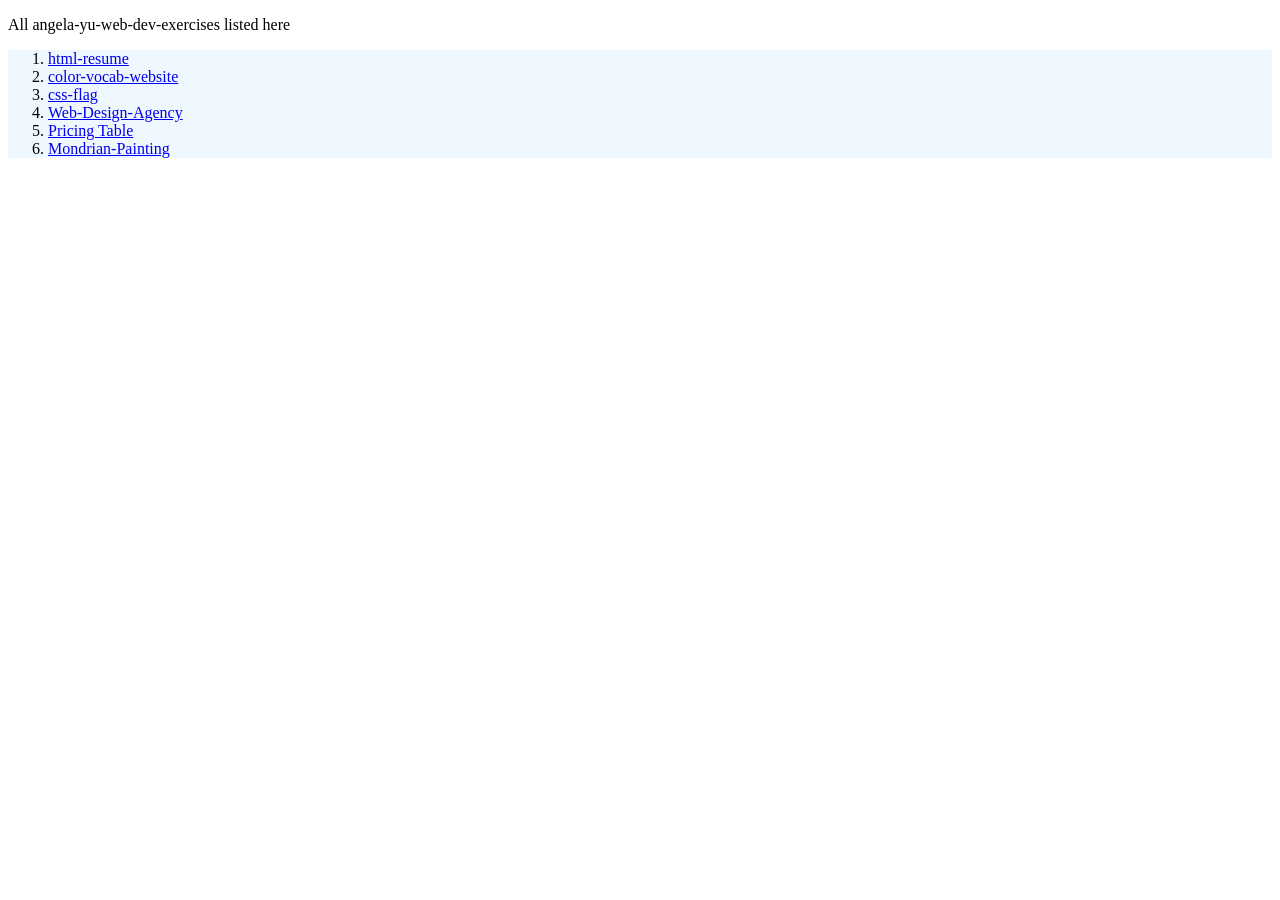
<file: index.html>
<!DOCTYPE html>
<html lang="en">
<head>
    <meta charset="UTF-8">
    <meta name="viewport" content="width=device-width, initial-scale=1.0">
    <title>angela-yu-web-dev-exercises</title>

    <style>

        .container{
            background-color: aliceblue;
        }


        
    </style>
</head>
<body>


    <p>All angela-yu-web-dev-exercises listed here</p>

    
<div class= "container">
    <ol>
        <li>
            <a href = "./html-resume/index.html"> html-resume </a>
        </li>
    
        <li>
            <a href = "./color-vocab-website/index.html"> color-vocab-website </a>
        </li>
   
        <li> 
            <a href = "./css-flag/index.html"> css-flag </a>
        </li>
        
        <li> 
            <a href = "./Web-Design-Agency/index.html"> Web-Design-Agency </a>
        </li>

        <li> 
            <a href = "./pricing-table/index.html"> Pricing Table </a>
        </li>
        
        <li> 
            <a href = "./Mondrian-Painting/index.html"> Mondrian-Painting </a>
        </li>
        
    </ol>  
</div>
    
    
</body>
</html>
</file>
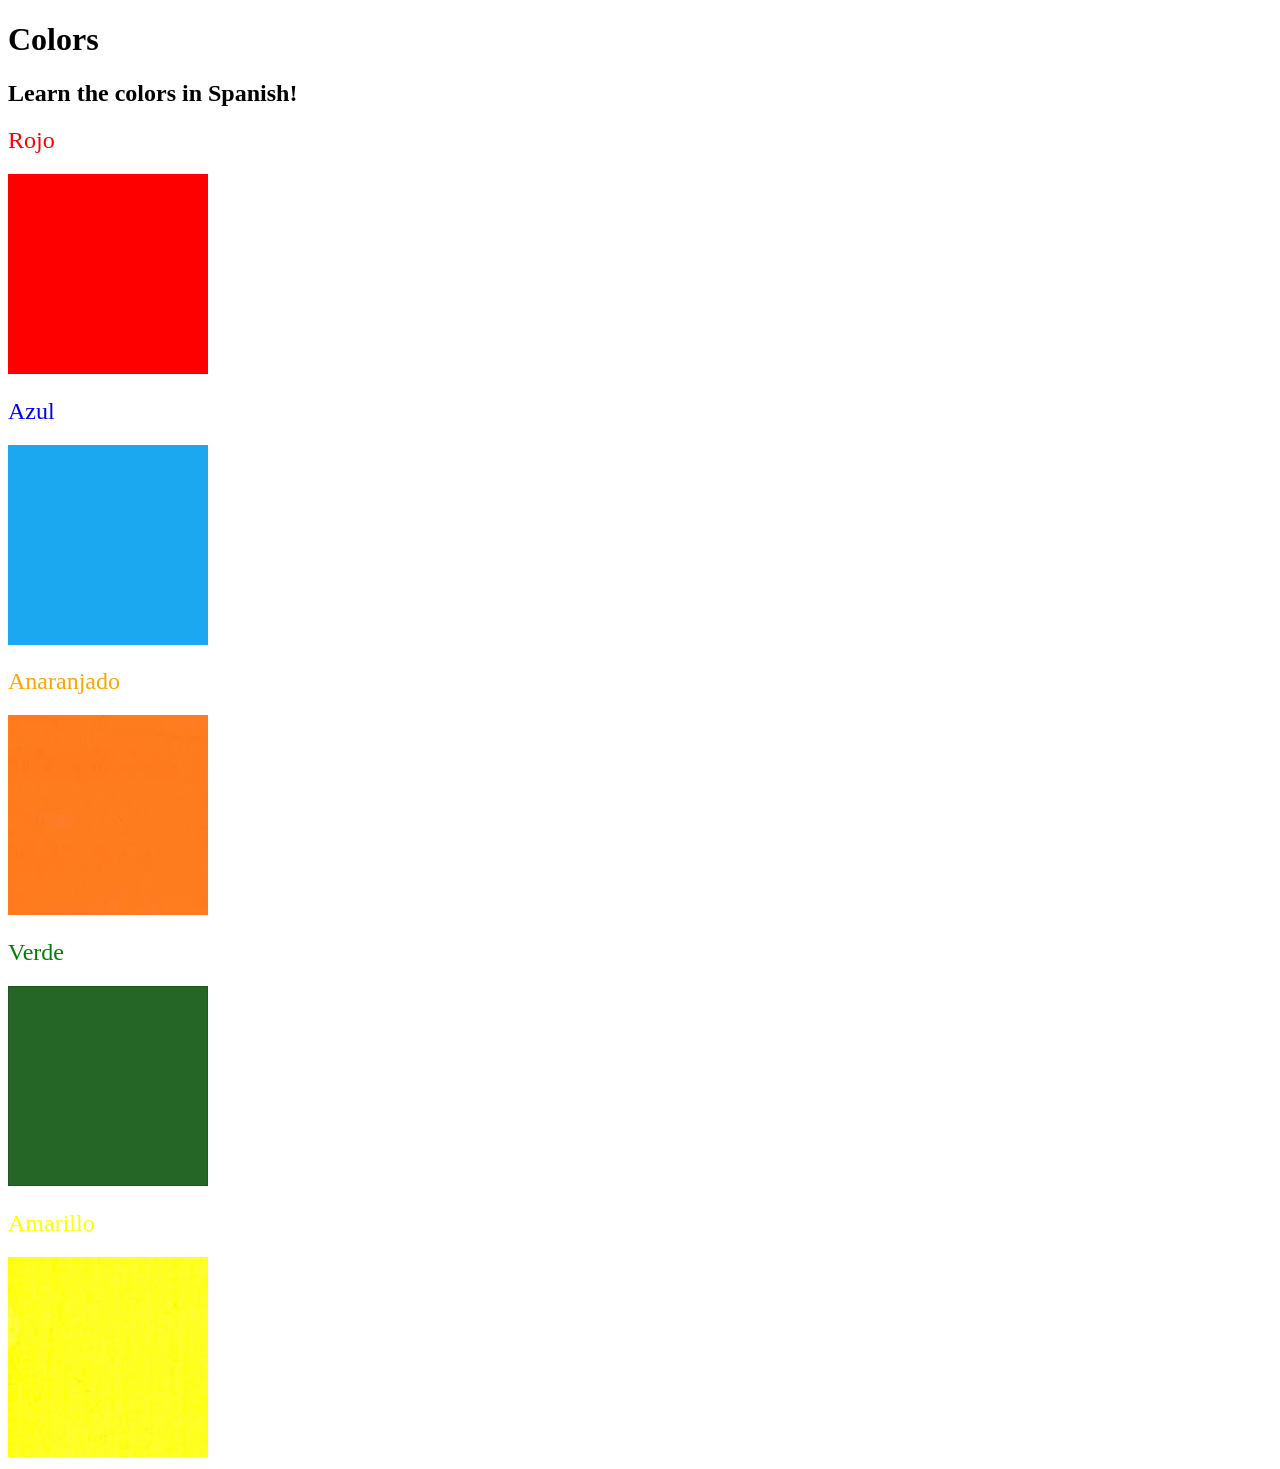
<file: color-vocab-website/index.html>
<!DOCTYPE html>
<html lang="en">
  <head>
    <meta charset="UTF-8" />
    <title>Spanish Vocabulary</title>
    <link rel="stylesheet" href="./style.css" />
  </head>

  <body>
    <h1>Colors</h1>
    <h2>Learn the colors in Spanish!</h2>
    <h2 class="color-title" id="red">Rojo</h2>
    <img src="./assets/images/red.png" alt="red" />

    <h2 class="color-title" id="blue">Azul</h2>
    <img src="./assets/images/blue.png" alt="blue" />

    <h2 class="color-title" id="orange">Anaranjado</h2>
    <img src="./assets/images/orange.png" alt="orange" />

    <h2 class="color-title" id="green">Verde</h2>
    <img src="./assets/images/green.png" alt="green" />

    <h2 class="color-title" id="yellow">Amarillo</h2>
    <img src="./assets/images/yellow.png" alt="yellow" />
  </body>
</html>

<!-- 
TODOs
IMPORTANT: You should not need to make ANY CHANGES to index.html
All code should be written in your CSS file.

1. Create a CSS file and incorporate it as an external stylesheet.
2. Use CSS to style each of the color titles to meaning. 
Hint: Use the id to help if you don't know the words in spanish.
3. Use CSS to change all the color titles to have "font-weight: normal;"
4. Use CSS (not HTML) to make all the images 200px heigh and 200px wide. 
Hint: 
https://developer.mozilla.org/en-US/docs/Web/CSS/height
https://developer.mozilla.org/en-US/docs/Web/CSS/width
-->
</file>
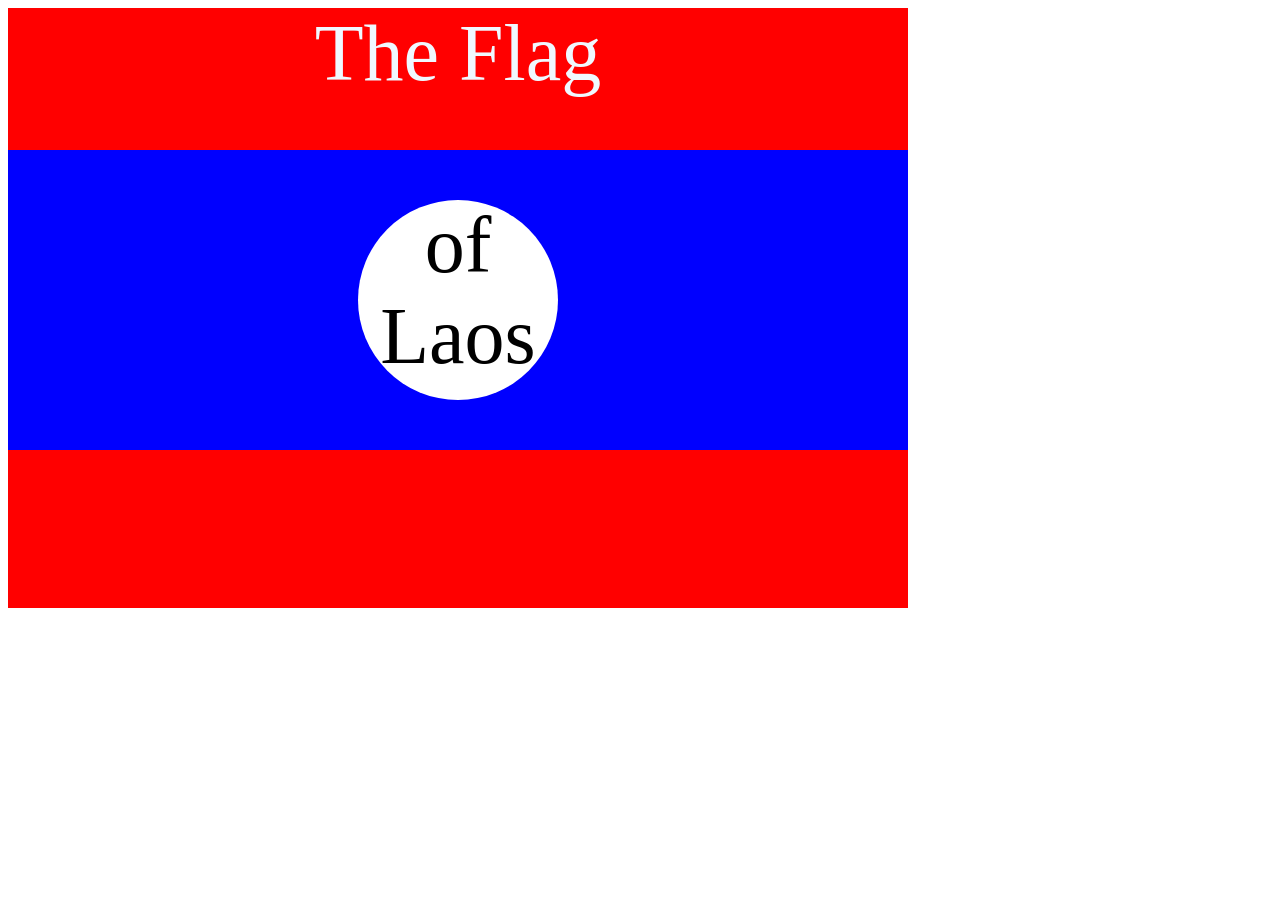
<file: css-flag/index.html>
<!DOCTYPE html>
<html lang="en">

<head>
  <meta charset="UTF-8">
  <title>CSS Flag Project</title>
  <style>
    /* Write your CSS Code here */
    .flag{
      background-color: red;
      width: 900px;
      height: 600px;

    }

    .flag > div{
      background-color: blue;
      width: 900px;
      height: 300px;
      position:absolute;
      top: 150px;
      

    }

    .flag > div > div{
      background-color: white;
      width: 200px;
      height: 200px;
      border-radius: 50%;
      position:absolute;
      top: 50px;
      left: 350px;
    }

    p{
      font-size: 5rem;
      margin: 0%;
      padding: 0%;
      text-align: center;
      color:aliceblue;


    }

    .flag > div > div >p{
      color:black
    }
  </style>
</head>

<!-- 
  IMPORTANT! Do not change any HTML
Don't add any classes/ids/elements 
Use what you know about combining selectors 
and CSS specificity instead.
Hint 1: The flag is 900px by 600px and the circle is 200px by 200px.
Hint 2: You can use CSS inspection to get the colors from
https://appbrewery.github.io/flag-of-laos/
-->

<body>
  <div class="flag">
    <p>The Flag</p>
    <div>
      <div>
        <p>of Laos</p>
      </div>
    </div>
  </div>
</body>

</html>
</file>
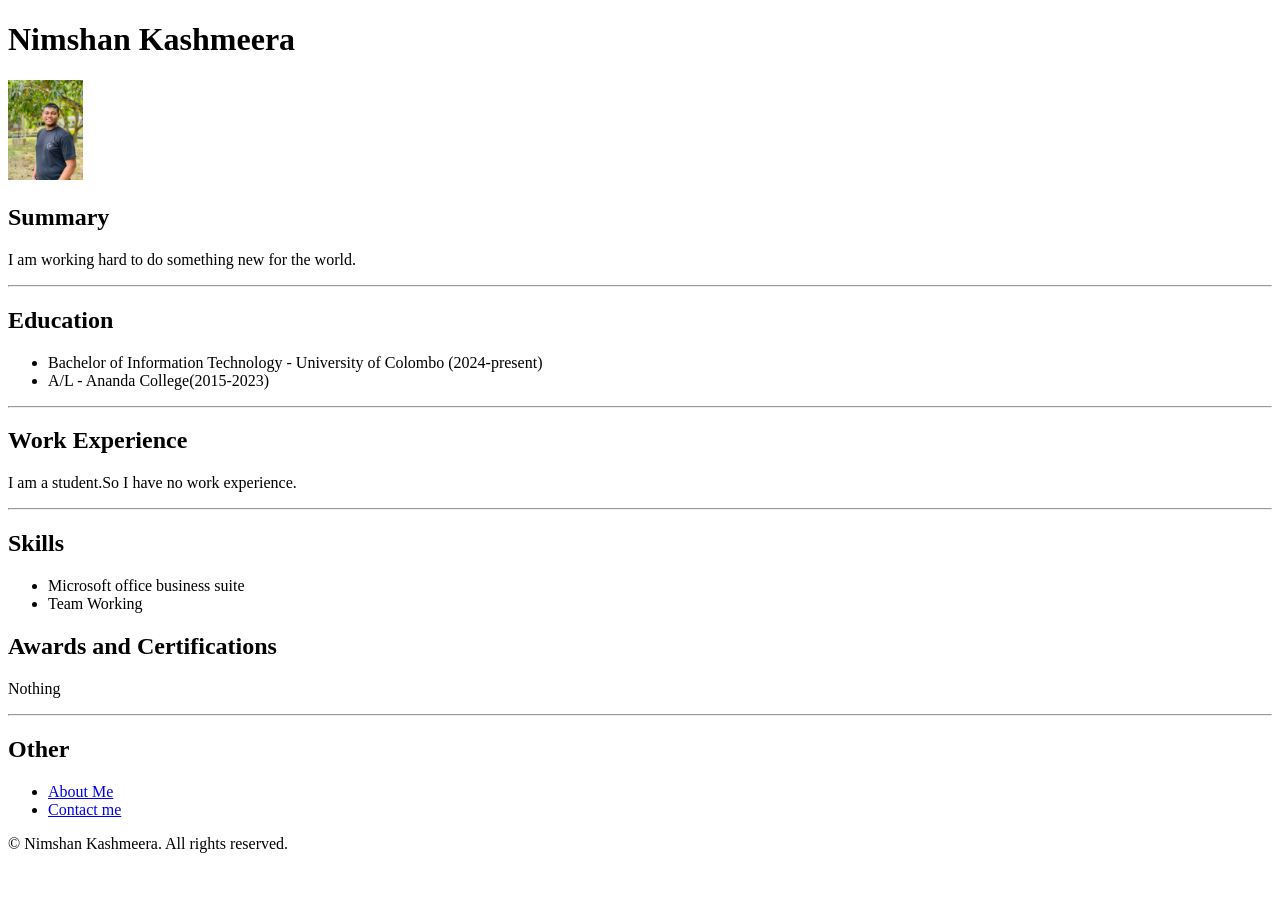
<file: html-resume/index.html>
<!DOCTYPE html>
<html lang="en">
<head>
    <meta charset="UTF-8">
    <meta name="viewport" content="width=device-width, initial-scale=1.0">
    <title>My Resume</title>
</head>
<body>
    <h1>Nimshan Kashmeera</h1>
    <img src="./assets/images/chakku at park.jpg" alt="profile image of Nimshan Kashmeera" height="100" />
    
    <h2>Summary</h2>
    <p>I am working hard to do something new for the world.</p>
    <hr />

    <h2>Education</h2>
    <ul>
        <li>Bachelor of Information Technology - University of Colombo (2024-present)</li>
        <li>A/L - Ananda College(2015-2023) </li>
    </ul>
    <hr />

    <h2>Work Experience</h2>
    <p>I am a student.So I have no work experience.</p>
    <hr />

    <h2>Skills</h2>
    <ul>
        <li>Microsoft office business suite</li>
        <li>Team Working</li>
    </ul>

    <h2>Awards and Certifications</h2>
    <p>Nothing</p>
    <hr />

    <h2>Other</h2>
    <ul>
        <li><a href="./public/about.html">About Me</a></li>
        <li><a href="./public/contact.html">Contact me</a></li>
    </ul>

    <footer>
        <p> &copy; Nimshan Kashmeera. All rights reserved.</p>
      </footer>

</body>
</html>
</file>
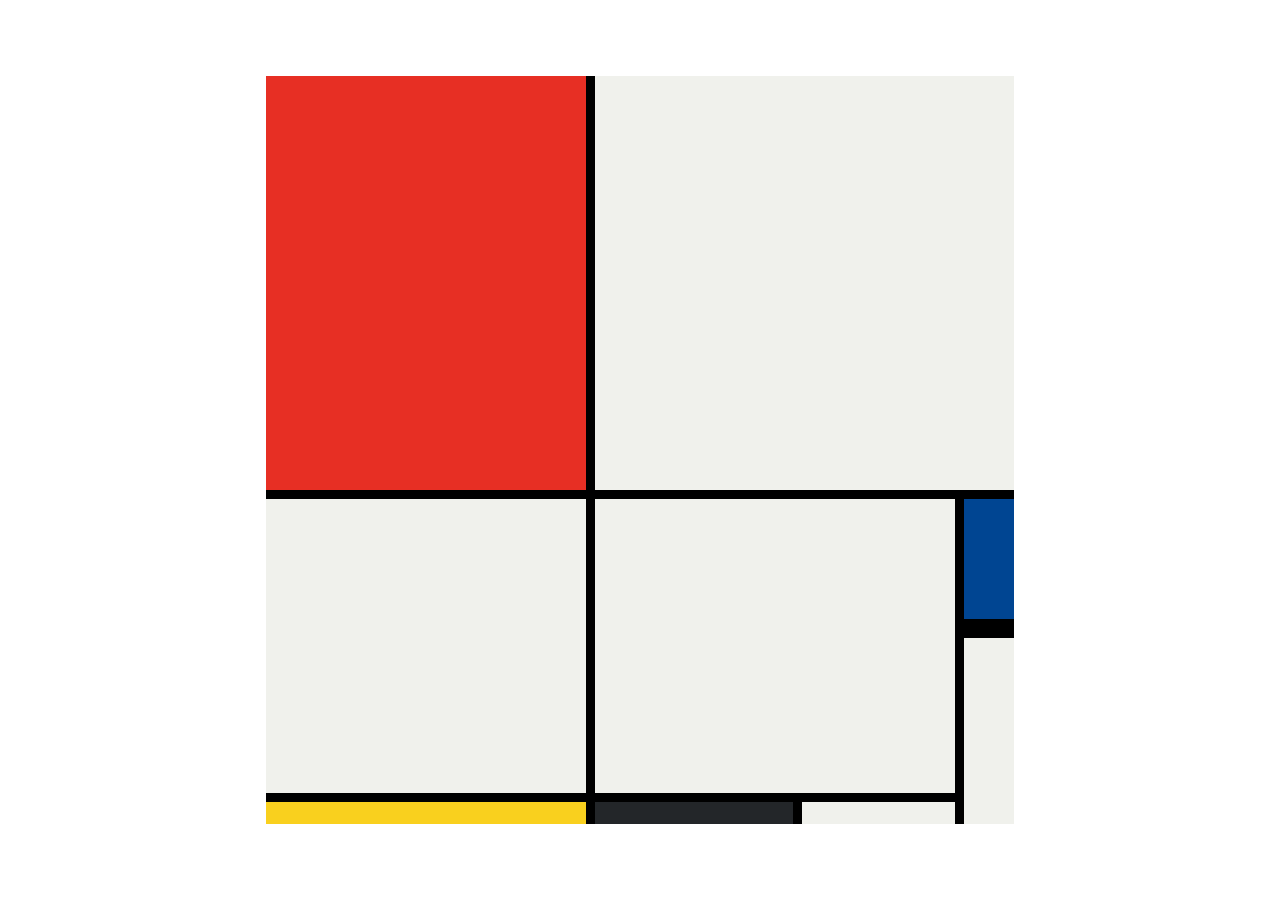
<file: Mondrian-Painting/index.html>
<!DOCTYPE html>
<html lang="en">

<head>
  <meta charset="UTF-8">
  <meta name="viewport" content="width=device-width, initial-scale=1.0">
  <title>Mondrian Project</title>
  <style>
    /* 
    Write your CSS here 
    Gap Colour: #000
    White: #F0F1EC
    Red: #E72F24
    Black: #232629
    Blue: #004592
    Yellow: #F9D01E

    For dimensions, see dimensions.png image.
    HINT: Remember you can't change the properties of grid lines.
    But grid lines are transparent!
    */

  body {
      display: flex;
      justify-content: center;
      align-items: center;
      height: 100vh;
      margin: 0;
      padding: 0;
    }

    .container {
      height: 748px;
      width: 748px;
      display: grid;
      background-color: #000;
      grid-template-columns: 320px 198px 153px 50px;
      grid-template-rows: 414px 130px 155px 22px;
      gap: 9px;
    }

    .item {
      background-color: #F0F1EC;
    }

    .red {
      background-color: #E72F24;
    }

    .white1 {
      grid-column: span 3;
    }

    .white2 {
      grid-row: span 2;
    }

    .white3 {
      grid-area: 2 / 2 / 4 /4
    }

    .blue {
      background-color: #004592;
      border-bottom: 10px solid #000;
    }

    .white4 {
      grid-row: span 2;
    }

    .yellow {
      background-color: #F9D01E;
    }

    .black {
      background-color: #232629;
    }
  </style>
</head>

<body>
  <!-- Write your HTML here -->

  <div class="container">
    <div class="item red"></div>
    <div class="item white1"></div>
    <div class="item white2"></div>
    <div class="item white3"></div>
    <div class="item blue"></div>
    <div class="item white4"></div>
    <div class="item yellow"></div>
    <div class="item black"></div>
    <div class="item white5"></div>
  </div>
</body>

</html>
</file>
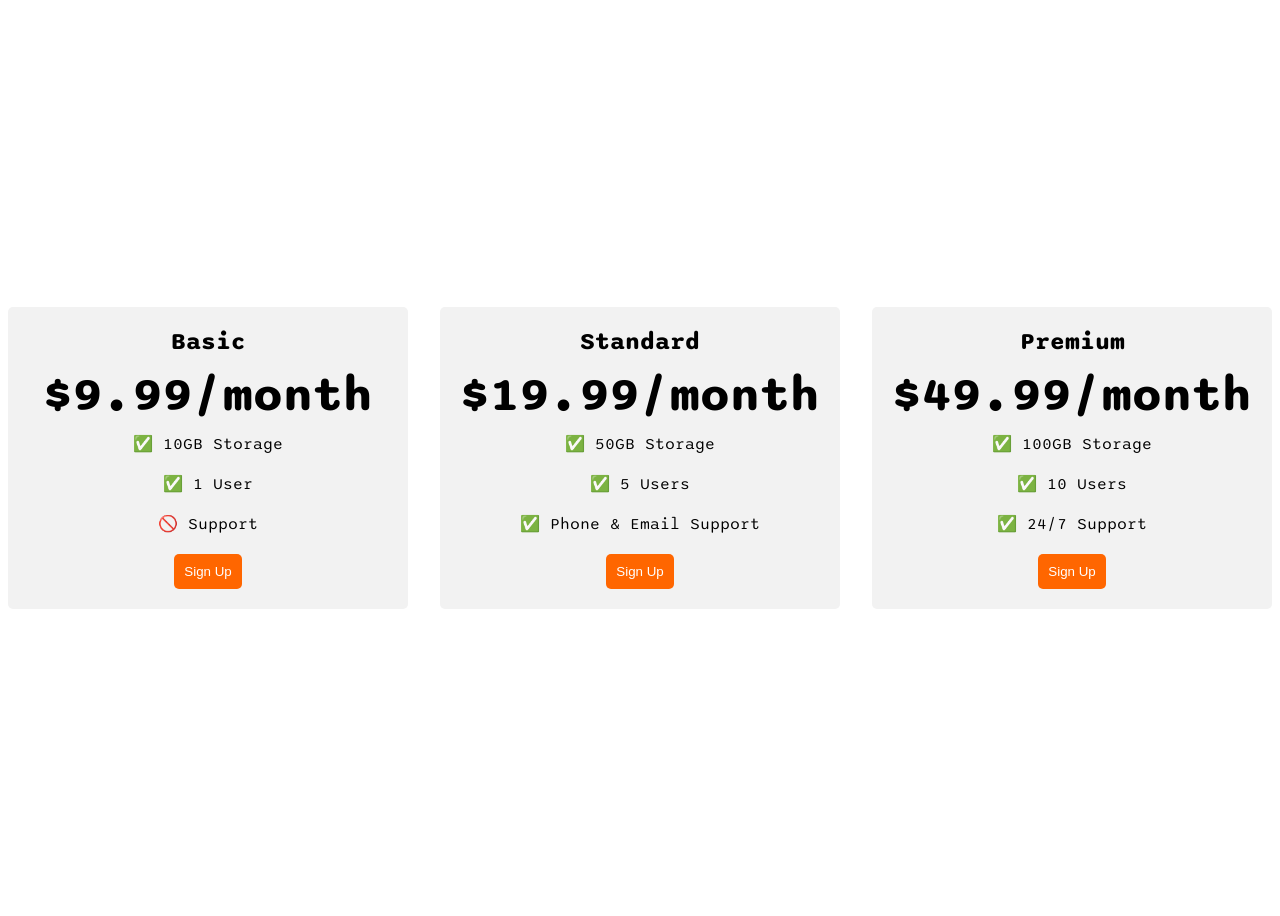
<file: pricing-table/index.html>
<!DOCTYPE html>
<html>
  <head>
    <title>Flexbox Pricing Table</title>
    <link rel="preconnect" href="https://fonts.googleapis.com" />
    <link rel="preconnect" href="https://fonts.gstatic.com" crossorigin />
    <link
      href="https://fonts.googleapis.com/css2?family=Sono:wght@400;700&display=swap"
      rel="stylesheet"
    />
    <style>
      body {
        font-family: "Sono", sans-serif;
      }
      .pricing-container {
      display: flex;
      justify-content: center;
      align-items: center;
      height: 100vh;
      gap: 2rem;
    }

    .pricing-plan {
      flex: 1;
      max-width: 400px;
      padding: 20px;
      background-color: #f2f2f2;
      border-radius: 5px;
      text-align: center;
    }

    .plan-title {
      font-size: 24px;
      font-weight: bold;
      margin-bottom: 10px;
    }

    .plan-price {
      font-size: 48px;
      font-weight: bold;
      margin-bottom: 10px;
    }

    .plan-features {
      list-style: none;
      padding: 0;
      margin: 0;
    }

    .plan-features li {
      margin-bottom: 20px;
    }

    .plan-button {
      padding: 10px;
      background-color: #ff6600;
      color: #fff;
      border-radius: 5px;
      border: none;
    }

    
      

      /* Hint: What can you do with a media query and flexbox? */
      
      @media (max-width: 1250px) {
      .pricing-container {
        flex-direction: column;
        height: 100%;
      }
    }
    </style>
  </head>

  <body>
    <div class="pricing-container">
      <div class="pricing-plan">
        <div class="plan-title">Basic</div>
        <div class="plan-price">$9.99/month</div>
        <ul class="plan-features">
          <li>✅ 10GB Storage</li>
          <li>✅ 1 User</li>
          <li>🚫 Support</li>
        </ul>
        <button class="plan-button">Sign Up</button>
      </div>
      <div class="pricing-plan">
        <div class="plan-title">Standard</div>
        <div class="plan-price">$19.99/month</div>
        <ul class="plan-features">
          <li>✅ 50GB Storage</li>
          <li>✅ 5 Users</li>
          <li>✅ Phone &amp; Email Support</li>
        </ul>
        <button class="plan-button">Sign Up</button>
      </div>
      <div class="pricing-plan">
        <div class="plan-title">Premium</div>
        <div class="plan-price">$49.99/month</div>
        <ul class="plan-features">
          <li>✅ 100GB Storage</li>
          <li>✅ 10 Users</li>
          <li>✅ 24/7 Support</li>
        </ul>
        <button class="plan-button">Sign Up</button>
      </div>
    </div>
  </body>
</html>
</file>
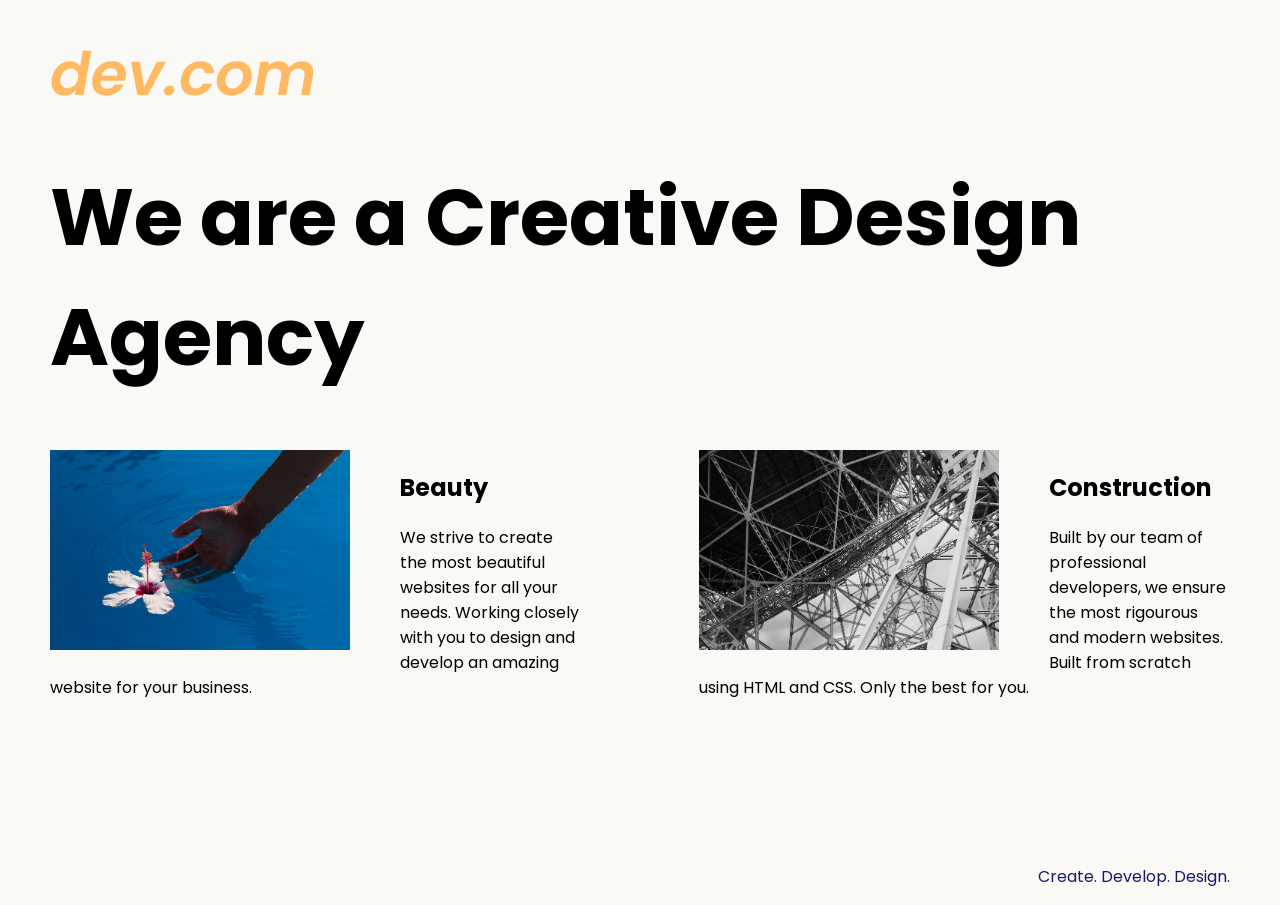
<file: Web-Design-Agency/index.html>
<!DOCTYPE html>
<html lang="en">

<head>
  <meta charset="UTF-8">
  <meta name="viewport" content="width=device-width, initial-scale=1.0">
  <title>Agency</title>
  <link rel="stylesheet" href="./style.css">
  <link rel="preconnect" href="https://fonts.googleapis.com">
  <link rel="preconnect" href="https://fonts.gstatic.com" crossorigin>
  <link href="https://fonts.googleapis.com/css2?family=Poppins:wght@400;700&display=swap" rel="stylesheet">
</head>

<body>
  <div class="main">
    <img class="logo" src="./assets/images/logo.png" alt="logo">
    <h1>We are a Creative Design Agency</h1>
    <div class="left card"><img class="tile-image" src="./assets/images/beautiful.jpg" alt="hand and flower in water">
      <h2 class="card-title">Beauty</h2>
      <p class="card-text">We strive to create the most beautiful websites for all your needs. Working closely with you
        to
        design and
        develop an amazing website for your business.</p>
    </div>

    <div class="right card"><img class="tile-image" src="./assets/images/construction.jpg" alt="metal structure">
      <h2 class="card-title">Construction</h2>
      <p>Built by our team of professional developers, we ensure the most rigourous and modern websites. Built from
        scratch using HTML and CSS. Only the best for you.</p>
    </div>

  </div>
  <footer>
    <p>Create. Develop. Design.</p>
  </footer>
</body>

</html>
</file>
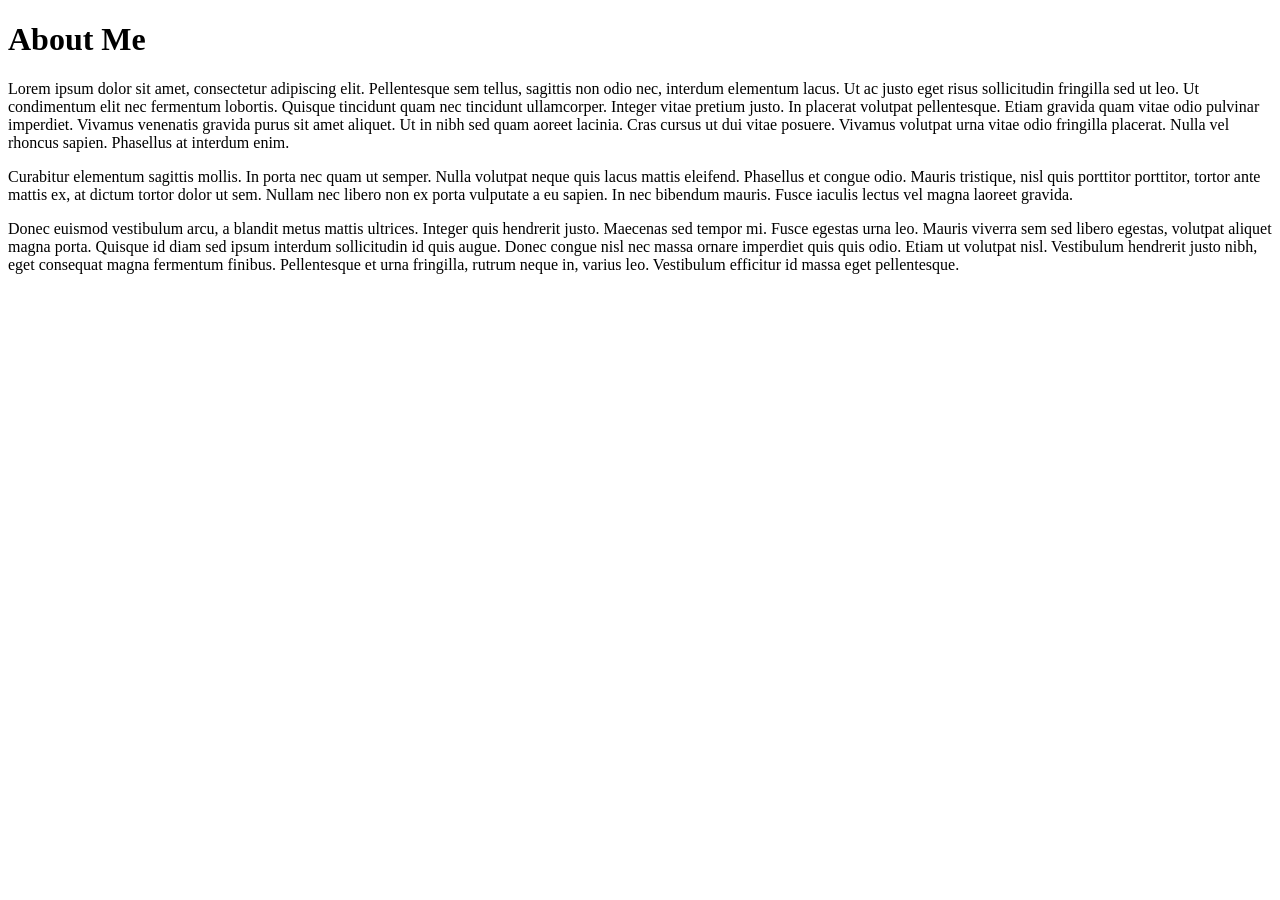
<file: html-resume/public/about.html>
<!DOCTYPE html>
<html lang="en">
<head>
    <meta charset="UTF-8">
    <meta name="viewport" content="width=device-width, initial-scale=1.0">
    <title>Document</title>
</head>
<body>
    <h1>About Me</h1>
    <p>Lorem ipsum dolor sit amet, consectetur adipiscing elit. Pellentesque sem tellus, sagittis non odio nec, interdum
     elementum lacus. Ut ac justo eget risus sollicitudin fringilla sed ut leo. Ut condimentum elit nec fermentum lobortis.
     Quisque tincidunt quam nec tincidunt ullamcorper. Integer vitae pretium justo. In placerat volutpat pellentesque.
     Etiam
     gravida quam vitae odio pulvinar imperdiet. Vivamus venenatis gravida purus sit amet aliquet. Ut in nibh sed quam
    aoreet lacinia. Cras cursus ut dui vitae posuere. Vivamus volutpat urna vitae odio fringilla placerat. Nulla vel
     rhoncus sapien. Phasellus at interdum enim.</p>

    <p>Curabitur elementum sagittis mollis. In porta nec quam ut semper. Nulla volutpat neque quis lacus mattis eleifend.
  Phasellus et congue odio. Mauris tristique, nisl quis porttitor porttitor, tortor ante mattis ex, at dictum tortor
  dolor
  ut sem. Nullam nec libero non ex porta vulputate a eu sapien. In nec bibendum mauris. Fusce iaculis lectus vel magna
  laoreet gravida.</p>

    <p>Donec euismod vestibulum arcu, a blandit metus mattis ultrices. Integer quis hendrerit justo. Maecenas sed tempor mi.
  Fusce egestas urna leo. Mauris viverra sem sed libero egestas, volutpat aliquet magna porta. Quisque id diam sed ipsum
  interdum sollicitudin id quis augue. Donec congue nisl nec massa ornare imperdiet quis quis odio. Etiam ut volutpat
  nisl. Vestibulum hendrerit justo nibh, eget consequat magna fermentum finibus. Pellentesque et urna fringilla, rutrum
  neque in, varius leo. Vestibulum efficitur id massa eget pellentesque.</p>
</body>
</html>
</file>
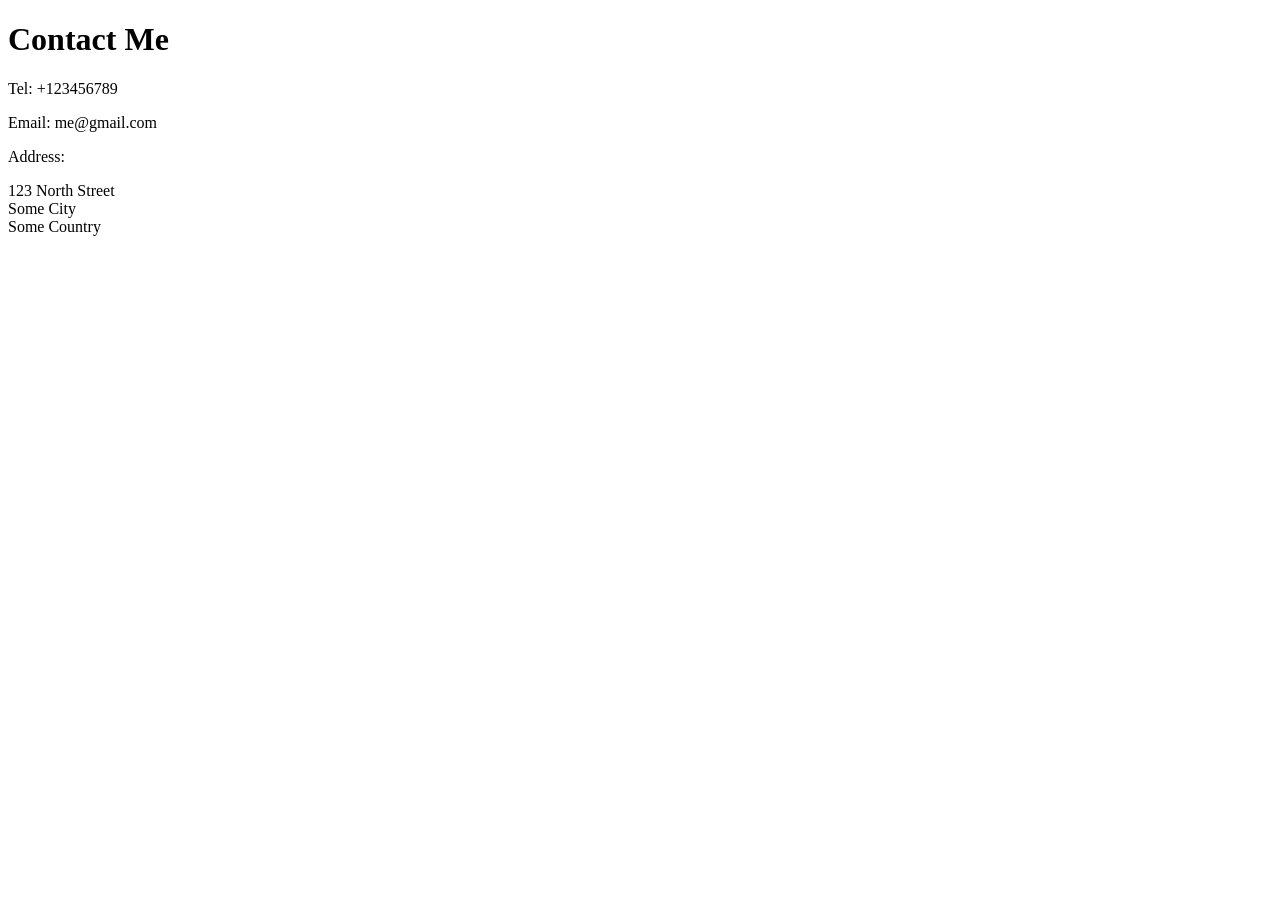
<file: html-resume/public/contact.html>
<!DOCTYPE html>
<html lang="en">
<head>
    <meta charset="UTF-8">
    <meta name="viewport" content="width=device-width, initial-scale=1.0">
    <title>Document</title>
</head>
<body>
    <h1>Contact Me</h1>
    <p>Tel: +123456789</p>
    <p>Email: me@gmail.com</p>
    <p>Address:</p>
    <p>
      123 North Street<br />
      Some City<br />
      Some Country <br />
    </p>
</body>
</html>
</file>
<file: color-vocab-website/style.css>
.color-title{
    font-weight: normal;
}

img{
    height: 200px;
    width: 200px;
}

#red {
  color: red;
}

#blue {
  color: blue;
}

#orange {
  color: orange;
}

#green {
  color: green;
}

#yellow {
  color: yellow;
}
</file>
<file: Web-Design-Agency/style.css>
body {
  font-family: "Poppins", sans-serif;
  margin: 50px 50px 0 50px;
  background-color: #faf9f6;
  display: flex;
  flex-direction: column;
  min-height: 95vh;
}
.main {
  flex: 1;
}

h1 {
  font-size: 5rem;
}

footer {
  text-align: right;
  color: midnightblue;
}

.tile-image {
  height: 200px;
  float: left;
  margin-right: 50px;
}


.card {
  width: 45%;
}

.left {
  float: left;
}

.right {
  float: right;
}

.creative {
  color: midnightblue;


  
}
@media (max-width: 680px) {
  .logo {
    width: 100px;
  }

  h1 {
    font-size: 3.5rem;
    text-align: center;
  }

  .card {
    width: 100%;
    display: block;
    margin-bottom: 30px;
    text-align: justify;
  }

  .card img {
    margin-bottom: 10px;
    width: 100%;
    display: inline;
    object-fit: cover;
  }
}
</file>
